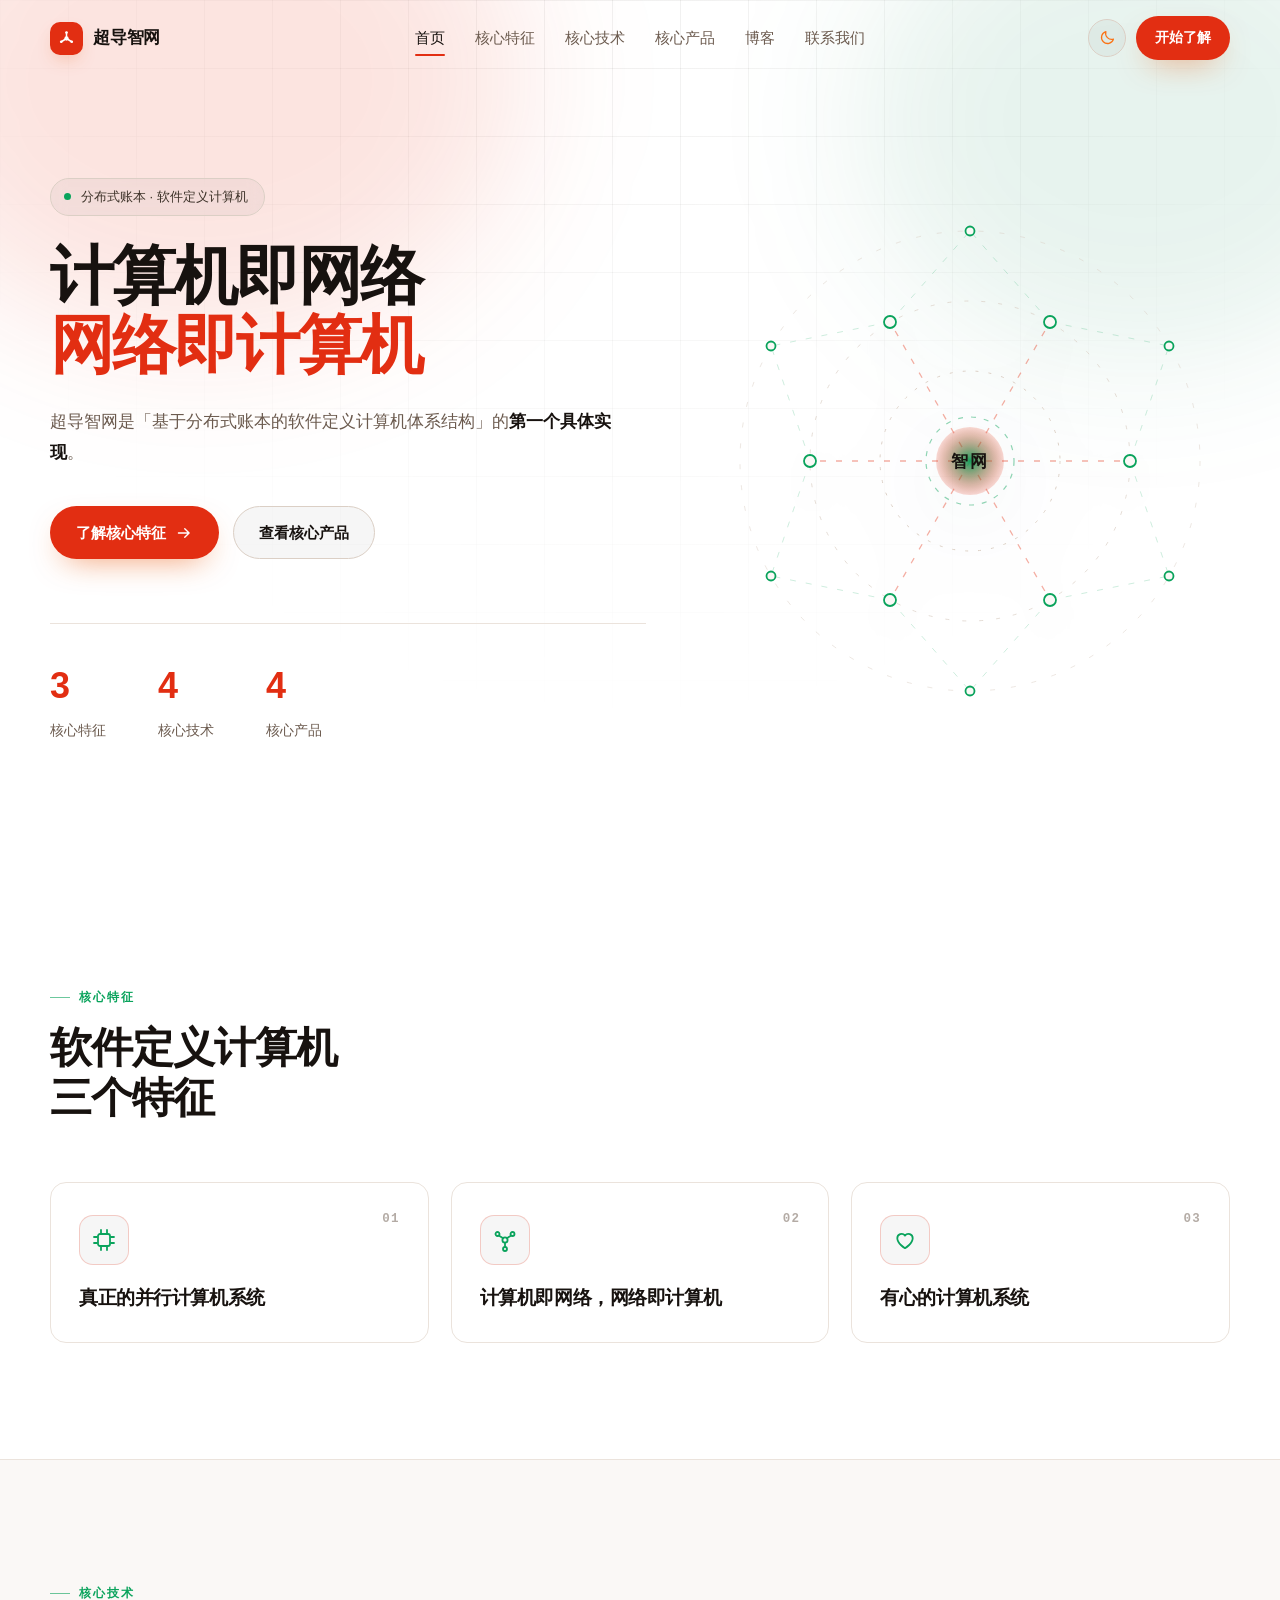
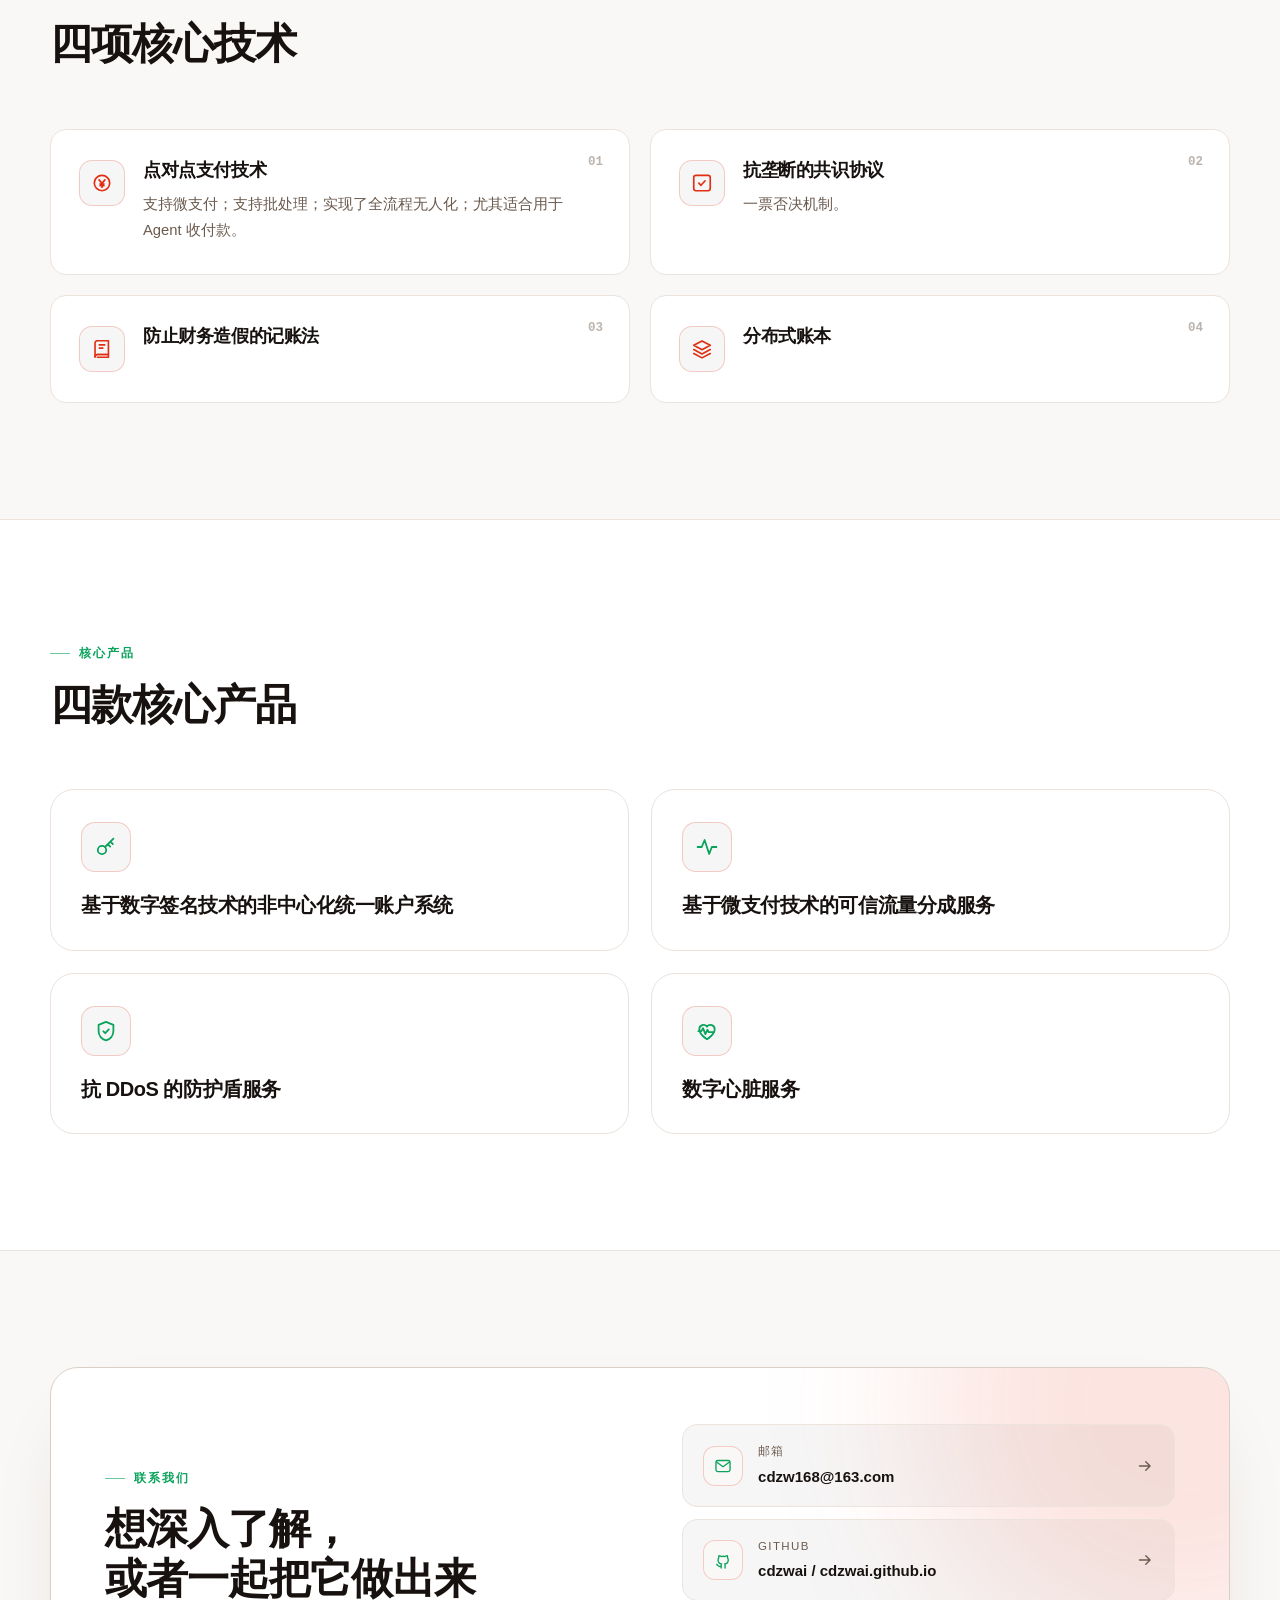
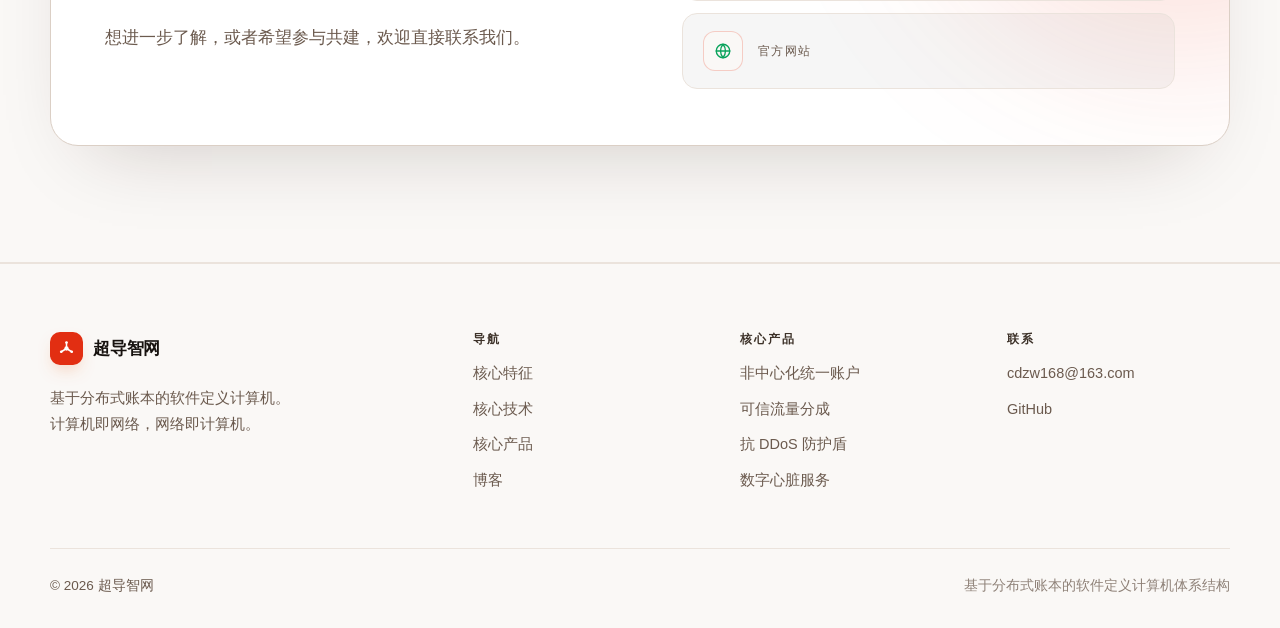
<file: index.html>
<!DOCTYPE html>
<html lang="zh-CN" data-theme="dark">
<head>
<meta charset="UTF-8">
<meta name="viewport" content="width=device-width, initial-scale=1">
<title>超导智网 — 基于分布式账本的软件定义计算机</title>
<meta name="description" content="超导智网是「基于分布式账本的软件定义计算机体系结构」的第一个具体实现。计算机即网络，网络即计算机。核心产品包括非中心化统一账户、可信流量分成、抗 DDoS 防护盾与数字心脏服务。">
<meta name="theme-color" content="#05080f" media="(prefers-color-scheme: dark)">
<meta name="theme-color" content="#ffffff" media="(prefers-color-scheme: light)">
<meta name="color-scheme" content="dark light">
<link rel="canonical" href="https://cdzwai.github.io/">

<!-- 社交分享 -->
<meta property="og:title" content="超导智网 — 基于分布式账本的软件定义计算机">
<meta property="og:description" content="基于分布式账本的软件定义计算机体系结构的第一个具体实现。计算机即网络，网络即计算机。">
<meta property="og:type" content="website">
<meta property="og:url" content="https://cdzwai.github.io/">
<meta name="twitter:card" content="summary">

<link rel="icon" href="data:image/svg+xml,<svg xmlns='http://www.w3.org/2000/svg' viewBox='0 0 32 32'><rect width='32' height='32' rx='8' fill='%2305080f'/><path d='M16 16V7M16 16l8 5M16 16l-8 5' stroke='%23ea580c' stroke-width='1.6'/><circle cx='16' cy='16' r='3.4' fill='%2300ff9d'/><circle cx='16' cy='7' r='2.1' fill='%23ea580c'/><circle cx='24' cy='21' r='2.1' fill='%23ea580c'/><circle cx='8' cy='21' r='2.1' fill='%23ea580c'/></svg>">

<!-- 主题引导：必须在样式表之前执行，避免首屏闪烁 -->
<script>
(function () {
  var d = document.documentElement;
  d.classList.add('js');
  var t = null;
  try { t = localStorage.getItem('cdzw-theme'); } catch (e) {}
  if (t !== 'light' && t !== 'dark') {
    var m = window.matchMedia && window.matchMedia('(prefers-color-scheme: light)');
    t = (m && m.matches) ? 'light' : 'dark';
  }
  d.setAttribute('data-theme', t);
})();
</script>

<link rel="stylesheet" href="style.css">
</head>
<body>

<a class="skip" href="#main">跳到主要内容</a>

<!-- ========== SVG 图标库 ========== -->
<svg xmlns="http://www.w3.org/2000/svg" class="sprite" aria-hidden="true" focusable="false">
  <symbol id="i-cpu" viewBox="0 0 24 24">
    <rect x="6" y="6" width="12" height="12" rx="2"/>
    <path d="M9 2v3M15 2v3M9 19v3M15 19v3M2 9h3M2 15h3M19 9h3M19 15h3"/>
  </symbol>
  <symbol id="i-network" viewBox="0 0 24 24">
    <circle cx="12" cy="12" r="2.6"/>
    <circle cx="4.5" cy="6" r="2"/>
    <circle cx="19.5" cy="6" r="2"/>
    <circle cx="12" cy="21" r="2"/>
    <path d="M10.2 10.3 6.1 7.7M13.8 10.3l4.1-2.6M12 14.6V19"/>
  </symbol>
  <symbol id="i-heart" viewBox="0 0 24 24">
    <path d="M12 20.2S4.3 15.6 4.3 10.3A4.3 4.3 0 0 1 12 7.6a4.3 4.3 0 0 1 7.7 2.7c0 5.3-7.7 9.9-7.7 9.9z"/>
  </symbol>
  <symbol id="i-coin" viewBox="0 0 24 24">
    <circle cx="12" cy="12" r="8.4"/>
    <path d="M8.8 8.6 12 12.4l3.2-3.8M12 12.4v4.4M9.8 13.2h4.4M9.8 15h4.4"/>
  </symbol>
  <symbol id="i-vote" viewBox="0 0 24 24">
    <rect x="3" y="3.6" width="18" height="16.8" rx="2.4"/>
    <path d="M8.6 12.2l2.3 2.3 4.5-4.9"/>
  </symbol>
  <symbol id="i-book" viewBox="0 0 24 24">
    <path d="M4.4 5.6A2.6 2.6 0 0 1 7 3h12v15H7a2.6 2.6 0 0 0-2.6 2.6z"/>
    <path d="M4.4 20.6A2.6 2.6 0 0 1 7 18h12v3H7"/>
    <path d="M9 7.5h6M9 11h4"/>
  </symbol>
  <symbol id="i-layers" viewBox="0 0 24 24">
    <path d="M12 3.2 21 8l-9 4.8L3 8z"/>
    <path d="M3 12.6 12 17.4l9-4.8"/>
    <path d="M3 16.9 12 21.7l9-4.8"/>
  </symbol>
  <symbol id="i-key" viewBox="0 0 24 24">
    <circle cx="8" cy="15" r="4.2"/>
    <path d="M11.1 12 19.4 3.6M16.4 6.6l2.4 2.4M13.8 9.2l2.4 2.4"/>
  </symbol>
  <symbol id="i-activity" viewBox="0 0 24 24">
    <path d="M2.6 12h4.2l2.8-7 4.6 14 2.6-7h4.6"/>
  </symbol>
  <symbol id="i-shield" viewBox="0 0 24 24">
    <path d="M12 2.8l7.4 3.1v6.2c0 4.6-3.1 8.2-7.4 9.3-4.3-1.1-7.4-4.7-7.4-9.3V5.9z"/>
    <path d="M9.4 12.3l1.9 1.9 3.5-3.8"/>
  </symbol>
  <symbol id="i-pulse" viewBox="0 0 24 24">
    <path d="M12 20.2S4.3 15.6 4.3 10.3A4.3 4.3 0 0 1 12 7.6a4.3 4.3 0 0 1 7.7 2.7c0 5.3-7.7 9.9-7.7 9.9z"/>
    <path d="M3.4 12.2h3l1.6-3 2.4 6 2-4.4 1.4 2.4h4.8"/>
  </symbol>
  <symbol id="i-arrow" viewBox="0 0 24 24">
    <path d="M4.6 12h14.2M13 6.2l5.8 5.8-5.8 5.8"/>
  </symbol>
  <symbol id="i-arrow-up" viewBox="0 0 24 24">
    <path d="M12 19V5.4M6.2 11.2 12 5.4l5.8 5.8"/>
  </symbol>
  <symbol id="i-sun" viewBox="0 0 24 24">
    <circle cx="12" cy="12" r="4.2"/>
    <path d="M12 2.4v2.4M12 19.2v2.4M4.2 4.2l1.7 1.7M18.1 18.1l1.7 1.7M2.4 12h2.4M19.2 12h2.4M4.2 19.8l1.7-1.7M18.1 5.9l1.7-1.7"/>
  </symbol>
  <symbol id="i-moon" viewBox="0 0 24 24">
    <path d="M20.4 14.3A8.6 8.6 0 0 1 9.7 3.6a8.6 8.6 0 1 0 10.7 10.7z"/>
  </symbol>
  <symbol id="i-mail" viewBox="0 0 24 24">
    <rect x="2.6" y="4.6" width="18.8" height="14.8" rx="2.4"/>
    <path d="M3.4 6.6 12 12.9l8.6-6.3"/>
  </symbol>
  <symbol id="i-github" viewBox="0 0 24 24">
    <path d="M9.2 20.4c-4 1.2-4-2-5.6-2.4m11.2 4.6v-3.5c0-1 .1-1.4-.5-2 2.3-.2 4.7-1.2 4.7-5.2a4 4 0 0 0-1.1-2.8 3.7 3.7 0 0 0-.1-2.8s-.9-.3-2.9 1.1a10.2 10.2 0 0 0-5.4 0C7.5 6 6.6 6.3 6.6 6.3a3.7 3.7 0 0 0-.1 2.8A4 4 0 0 0 5.4 12c0 3.9 2.4 5 4.7 5.2-.6.6-.6 1.2-.5 2v3.4"/>
  </symbol>
  <symbol id="i-globe" viewBox="0 0 24 24">
    <circle cx="12" cy="12" r="9"/>
    <path d="M3 12h18M12 3a14 14 0 0 1 0 18a14 14 0 0 1 0-18z"/>
  </symbol>
</svg>

<!-- ========== 导航 ========== -->
<header class="nav" id="nav">
  <div class="nav__progress" aria-hidden="true"><div class="container nav__progress__track"><span id="navProgress"></span></div></div>

  <div class="container nav__inner">
    <a class="logo" href="#top" aria-label="超导智网首页">
      <span class="logo__mark">
        <svg viewBox="0 0 24 24" fill="none" stroke="currentColor" stroke-width="1.9" stroke-linecap="round" stroke-linejoin="round" aria-hidden="true">
          <path d="M12 12V4.4M12 12l6.6 4.1M12 12l-6.6 4.1"/>
          <circle cx="12" cy="12" r="2.7" fill="currentColor" stroke="none"/>
          <circle cx="12" cy="4.4" r="1.7" fill="currentColor" stroke="none"/>
          <circle cx="18.6" cy="16.1" r="1.7" fill="currentColor" stroke="none"/>
          <circle cx="5.4" cy="16.1" r="1.7" fill="currentColor" stroke="none"/>
        </svg>
      </span>
      超导智网
    </a>

    <nav class="nav__links" id="navLinks" aria-label="主导航">
      <a href="#top">首页</a>
      <a href="#features">核心特征</a>
      <a href="#tech">核心技术</a>
      <a href="#products">核心产品</a>
      <a href="blog.html">博客</a>
      <a href="#contact">联系我们</a>
    </nav>

    <div class="nav__actions">
      <button class="theme-toggle" id="themeToggle" type="button" aria-label="切换深色 / 浅色主题">
        <svg class="ico theme-toggle__sun" aria-hidden="true"><use href="#i-sun"/></svg>
        <svg class="ico theme-toggle__moon" aria-hidden="true"><use href="#i-moon"/></svg>
      </button>

      <a class="btn btn--primary btn--sm nav__cta" href="#contact">开始了解</a>

      <button class="nav__toggle" id="navToggle" type="button" aria-label="打开菜单" aria-expanded="false" aria-controls="navLinks">
        <span></span><span></span><span></span>
      </button>
    </div>
  </div>
</header>

<main id="main">
  <span id="top"></span>

  <!-- ========== Hero ========== -->
  <section class="hero">
    <div class="hero__bg" aria-hidden="true">
      <span class="hero__grid"></span>
      <span class="hero__glow hero__glow--a"></span>
      <span class="hero__glow hero__glow--b"></span>
    </div>

    <div class="container hero__inner">
      <div class="hero__copy">
        <span class="badge reveal">
          <span class="badge__dot"></span>
          分布式账本 · 软件定义计算机
        </span>

        <h1 class="reveal" style="--delay:.08s">
          计算机即网络<br>
          <span class="grad">网络即计算机</span>
        </h1>

        <p class="hero__sub reveal" style="--delay:.16s">
          超导智网是「基于分布式账本的软件定义计算机体系结构」的<strong>第一个具体实现</strong>。
        </p>

        <div class="hero__actions reveal" style="--delay:.24s">
          <a class="btn btn--primary" href="#features">
            了解核心特征
            <svg class="ico" aria-hidden="true"><use href="#i-arrow"/></svg>
          </a>
          <a class="btn btn--ghost" href="#products">查看核心产品</a>
        </div>

        <div class="hero__stats reveal" style="--delay:.32s">
          <div class="stat">
            <strong data-count="3">3</strong>
            <span>核心特征</span>
          </div>
          <div class="stat">
            <strong data-count="4">4</strong>
            <span>核心技术</span>
          </div>
          <div class="stat">
            <strong data-count="4">4</strong>
            <span>核心产品</span>
          </div>
        </div>
      </div>

      <div class="hero__visual reveal" style="--delay:.2s" aria-hidden="true">
        <svg class="graph" viewBox="0 0 520 520">
          <defs>
            <radialGradient id="coreFill" cx="50%" cy="50%" r="50%">
              <stop class="stop-core-a" offset="0%"/>
              <stop class="stop-core-b" offset="100%"/>
            </radialGradient>
          </defs>

          <g class="graph__rings">
            <circle cx="260" cy="260" r="90"/>
            <circle cx="260" cy="260" r="160"/>
            <circle cx="260" cy="260" r="230"/>
          </g>

          <g class="graph__edges">
            <line x1="260" y1="260" x2="420" y2="260"/>
            <line x1="260" y1="260" x2="340" y2="399"/>
            <line x1="260" y1="260" x2="180" y2="399"/>
            <line x1="260" y1="260" x2="100" y2="260"/>
            <line x1="260" y1="260" x2="180" y2="121"/>
            <line x1="260" y1="260" x2="340" y2="121"/>
            <line x1="420" y1="260" x2="459" y2="145" class="is-faint"/>
            <line x1="420" y1="260" x2="459" y2="375" class="is-faint"/>
            <line x1="340" y1="399" x2="459" y2="375" class="is-faint"/>
            <line x1="340" y1="399" x2="260" y2="490" class="is-faint"/>
            <line x1="180" y1="399" x2="260" y2="490" class="is-faint"/>
            <line x1="180" y1="399" x2="61"  y2="375" class="is-faint"/>
            <line x1="100" y1="260" x2="61"  y2="375" class="is-faint"/>
            <line x1="100" y1="260" x2="61"  y2="145" class="is-faint"/>
            <line x1="180" y1="121" x2="61"  y2="145" class="is-faint"/>
            <line x1="180" y1="121" x2="260" y2="30"  class="is-faint"/>
            <line x1="340" y1="121" x2="260" y2="30"  class="is-faint"/>
            <line x1="340" y1="121" x2="459" y2="145" class="is-faint"/>
          </g>

          <g class="graph__nodes">
            <circle cx="420" cy="260" r="6"/>
            <circle cx="340" cy="399" r="6" style="--i:1"/>
            <circle cx="180" cy="399" r="6" style="--i:2"/>
            <circle cx="100" cy="260" r="6" style="--i:3"/>
            <circle cx="180" cy="121" r="6" style="--i:4"/>
            <circle cx="340" cy="121" r="6" style="--i:5"/>
            <circle cx="459" cy="375" r="4.5" style="--i:2"/>
            <circle cx="260" cy="490" r="4.5" style="--i:3"/>
            <circle cx="61"  cy="375" r="4.5" style="--i:4"/>
            <circle cx="61"  cy="145" r="4.5" style="--i:5"/>
            <circle cx="260" cy="30"  r="4.5" style="--i:0"/>
            <circle cx="459" cy="145" r="4.5" style="--i:1"/>
          </g>

          <circle class="graph__core" cx="260" cy="260" r="34" fill="url(#coreFill)"/>
          <circle class="graph__core-ring" cx="260" cy="260" r="44"/>
          <text class="graph__label" x="260" y="266">智网</text>
        </svg>
      </div>
    </div>
  </section>

  <!-- ========== 核心特征 ========== -->
  <section class="section" id="features">
    <div class="container">
      <div class="section-head reveal">
        <span class="eyebrow">核心特征</span>
        <h2>软件定义计算机<br>三个特征</h2>
      </div>

      <div class="grid grid--3">
        <article class="card reveal" data-spotlight>
          <div class="card__icon"><svg class="ico" aria-hidden="true"><use href="#i-cpu"/></svg></div>
          <span class="card__index">01</span>
          <h3>真正的并行计算机系统</h3>
        </article>

        <article class="card reveal" style="--delay:.08s" data-spotlight>
          <div class="card__icon"><svg class="ico" aria-hidden="true"><use href="#i-network"/></svg></div>
          <span class="card__index">02</span>
          <h3>计算机即网络，网络即计算机</h3>
        </article>

        <article class="card reveal" style="--delay:.16s" data-spotlight>
          <div class="card__icon"><svg class="ico" aria-hidden="true"><use href="#i-heart"/></svg></div>
          <span class="card__index">03</span>
          <h3>有心的计算机系统</h3>
        </article>
      </div>
    </div>
  </section>

  <!-- ========== 核心技术 ========== -->
  <section class="section section--soft" id="tech">
    <div class="container">
      <div class="section-head reveal">
        <span class="eyebrow">核心技术</span>
        <h2>四项核心技术</h2>
      </div>

      <div class="tech-list">
        <article class="tech reveal" data-spotlight>
          <span class="tech__num">01</span>
          <div class="tech__icon"><svg class="ico" aria-hidden="true"><use href="#i-coin"/></svg></div>
          <div class="tech__body">
            <h3>点对点支付技术</h3>
            <p>支持微支付；支持批处理；实现了全流程无人化；尤其适合用于 Agent 收付款。</p>
          </div>
        </article>

        <article class="tech reveal" style="--delay:.08s" data-spotlight>
          <span class="tech__num">02</span>
          <div class="tech__icon"><svg class="ico" aria-hidden="true"><use href="#i-vote"/></svg></div>
          <div class="tech__body">
            <h3>抗垄断的共识协议</h3>
            <p>一票否决机制。</p>
          </div>
        </article>

        <article class="tech reveal" style="--delay:.16s" data-spotlight>
          <span class="tech__num">03</span>
          <div class="tech__icon"><svg class="ico" aria-hidden="true"><use href="#i-book"/></svg></div>
          <div class="tech__body">
            <h3>防止财务造假的记账法</h3>
          </div>
        </article>

        <article class="tech reveal" style="--delay:.24s" data-spotlight>
          <span class="tech__num">04</span>
          <div class="tech__icon"><svg class="ico" aria-hidden="true"><use href="#i-layers"/></svg></div>
          <div class="tech__body">
            <h3>分布式账本</h3>
          </div>
        </article>
      </div>
    </div>
  </section>

  <!-- ========== 核心产品 ========== -->
  <section class="section" id="products">
    <div class="container">
      <div class="section-head reveal">
        <span class="eyebrow">核心产品</span>
        <h2>四款核心产品</h2>
      </div>

      <div class="grid grid--2">
        <article class="product reveal" data-spotlight>
          <div class="product__head">
            <div class="card__icon"><svg class="ico" aria-hidden="true"><use href="#i-key"/></svg></div>
          </div>
          <h3>基于数字签名技术的非中心化统一账户系统</h3>
        </article>

        <article class="product reveal" style="--delay:.08s" data-spotlight>
          <div class="product__head">
            <div class="card__icon"><svg class="ico" aria-hidden="true"><use href="#i-activity"/></svg></div>
          </div>
          <h3>基于微支付技术的可信流量分成服务</h3>
        </article>

        <article class="product reveal" style="--delay:.16s" data-spotlight>
          <div class="product__head">
            <div class="card__icon"><svg class="ico" aria-hidden="true"><use href="#i-shield"/></svg></div>
          </div>
          <h3>抗 DDoS 的防护盾服务</h3>
        </article>

        <article class="product reveal" style="--delay:.24s" data-spotlight>
          <div class="product__head">
            <div class="card__icon"><svg class="ico" aria-hidden="true"><use href="#i-pulse"/></svg></div>
          </div>
          <h3>数字心脏服务</h3>
        </article>
      </div>
    </div>
  </section>

  <!-- ========== 联系 ========== -->
  <section class="section section--soft" id="contact">
    <div class="container">
      <div class="cta reveal" data-spotlight>
        <div class="cta__text">
          <span class="eyebrow">联系我们</span>
          <h2>想深入了解，<br>或者一起把它做出来</h2>
          <p class="lede">想进一步了解，或者希望参与共建，欢迎直接联系我们。</p>
        </div>

        <div class="cta__cards">
          <a class="contact-card" href="mailto:cdzw168@163.com">
            <span class="contact-card__icon"><svg class="ico" aria-hidden="true"><use href="#i-mail"/></svg></span>
            <span class="contact-card__meta">
              <em>邮箱</em>
              <strong>cdzw168@163.com</strong>
            </span>
            <svg class="ico contact-card__go" aria-hidden="true"><use href="#i-arrow"/></svg>
          </a>

          <a class="contact-card" href="https://github.com/cdzwai/cdzwai.github.io" target="_blank" rel="noopener noreferrer">
            <span class="contact-card__icon"><svg class="ico" aria-hidden="true"><use href="#i-github"/></svg></span>
            <span class="contact-card__meta">
              <em>GitHub</em>
              <strong>cdzwai / cdzwai.github.io</strong>
            </span>
            <svg class="ico contact-card__go" aria-hidden="true"><use href="#i-arrow"/></svg>
          </a>

          <div class="contact-card contact-card--static">
            <span class="contact-card__icon"><svg class="ico" aria-hidden="true"><use href="#i-globe"/></svg></span>
            <span class="contact-card__meta">
              <em>官方网站</em>
            </span>
          </div>
        </div>
      </div>
    </div>
  </section>
</main>

<!-- ========== 页脚 ========== -->
<footer class="footer">
  <div class="container">
    <div class="footer__top">
      <div class="footer__brand">
        <a class="logo" href="#top">
          <span class="logo__mark">
            <svg viewBox="0 0 24 24" fill="none" stroke="currentColor" stroke-width="1.9" stroke-linecap="round" stroke-linejoin="round" aria-hidden="true">
              <path d="M12 12V4.4M12 12l6.6 4.1M12 12l-6.6 4.1"/>
              <circle cx="12" cy="12" r="2.7" fill="currentColor" stroke="none"/>
              <circle cx="12" cy="4.4" r="1.7" fill="currentColor" stroke="none"/>
              <circle cx="18.6" cy="16.1" r="1.7" fill="currentColor" stroke="none"/>
              <circle cx="5.4" cy="16.1" r="1.7" fill="currentColor" stroke="none"/>
            </svg>
          </span>
          超导智网
        </a>
        <p>基于分布式账本的软件定义计算机。<br>计算机即网络，网络即计算机。</p>
      </div>

      <div class="footer__col">
        <h4>导航</h4>
        <a href="#features">核心特征</a>
        <a href="#tech">核心技术</a>
        <a href="#products">核心产品</a>
        <a href="blog.html">博客</a>
      </div>

      <div class="footer__col">
        <h4>核心产品</h4>
        <a href="#products">非中心化统一账户</a>
        <a href="#products">可信流量分成</a>
        <a href="#products">抗 DDoS 防护盾</a>
        <a href="#products">数字心脏服务</a>
      </div>

      <div class="footer__col">
        <h4>联系</h4>
        <a href="mailto:cdzw168@163.com">cdzw168@163.com</a>
        <a href="https://github.com/cdzwai/cdzwai.github.io" target="_blank" rel="noopener noreferrer">GitHub</a>

      </div>
    </div>

    <div class="footer__bottom">
      <p>© <span id="year">2026</span> 超导智网</p>
      <p class="footer__meta">基于分布式账本的软件定义计算机体系结构</p>
    </div>
  </div>
</footer>

<button class="to-top" id="toTop" type="button" aria-label="回到顶部">
  <svg class="ico" aria-hidden="true"><use href="#i-arrow-up"/></svg>
</button>

<script src="script.js" defer></script>
</body>
</html>
</file>
<file: style.css>
/* ===================================================
   超导智网 cdzw.ai — 官网样式
   深色 / 浅色双主题 · 设计令牌驱动
   =================================================== */

/* ---------- 设计令牌：深色（默认） ---------- */
:root {
  color-scheme: dark;

  /* 配色取自 blockcell（webui/src/globals.css + tailwind.config.ts）
     深色：极深藏青底 hsl(222 47% 4%) + 橙主色 #ea580c + 霓虹薄荷绿 --cyber #00ff9d */
  --bg:            #05080f;
  --bg-2:          #0a1020;
  --bg-soft:       #0a1020;
  --nav-bg:        rgba(5, 8, 15, .82);
  --nav-panel:     rgba(6, 10, 20, .97);

  --surface:       rgba(148,163,184,.08);
  --surface-hi:    rgba(148,163,184,.13);
  --card-bg:       #0f1729;

  --border:        #1d283a;
  --border-strong: #2a3646;

  --text:          #f8fafc;
  --text-2:        #cbd5e1;
  --muted:         #94a3b8;

  --accent:        #ea580c;
  --accent-2:      #00ff9d;
  --accent-2-ink:  #00ff9d;   /* 正文链接用；暗底上本就够亮，无需分档 */
  --accent-3:      #f97316;
  --brand:         #ea580c;   /* 纯橙，对应 blockcell 的 primary / rust */
  --on-accent:     #ffffff;   /* 纯色底上用白字，与 blockcell 的 bg-rust text-white 一致 */

  --spot:          rgba(0, 255, 157, .10);
  --ring:          rgba(0, 255, 157, .24);
  --glow-a:        rgba(234, 88, 12, .26);
  --glow-b:        rgba(0, 255, 157, .18);
  --grid-line:     rgba(148, 163, 184, .07);

  --shadow:        0 24px 60px -30px rgba(0,0,0,.9);
  --shadow-lg:     0 40px 90px -42px rgba(0,0,0,1);
  --shadow-accent: 0 26px 60px -32px rgba(234, 88, 12, .55);

  --radius:        16px;
  --radius-lg:     24px;
  --max:           1180px;

  --font: "Inter", -apple-system, BlinkMacSystemFont, "Segoe UI", Roboto,
          "PingFang SC", "HarmonyOS Sans SC", "Hiragino Sans GB",
          "Microsoft YaHei", "Noto Sans SC", sans-serif;
  --mono: ui-monospace, SFMono-Regular, "SF Mono", Menlo, Consolas, monospace;

  --ease: cubic-bezier(.22, 1, .36, 1);
}

/* ---------- 设计令牌：浅色 ---------- */
[data-theme="light"] {
  color-scheme: light;

  /* 浅色：白底 + 明亮橙红。
     主色是在白底上"扫"出来的最亮橙红：色相 8°、饱和 85%、明度 48%
     → #e22e12，对比度 4.53:1，刚好达标但比 rust.dark 鲜亮得多。
     文字用近黑偏暖的棕黑而不是中性灰，避免整页发灰。 */
  --bg:            #ffffff;
  --bg-2:          #faf8f6;
  --bg-soft:       #faf8f6;
  --nav-bg:        rgba(255, 255, 255, .85);
  --nav-panel:     rgba(255, 255, 255, .98);

  --surface:       rgba(23, 18, 15, .035);
  --surface-hi:    rgba(23, 18, 15, .06);
  --card-bg:       #ffffff;

  --border:        #ebe3dc;
  --border-strong: #dbcfc5;

  --text:          #17120f;
  --text-2:        #3d3229;
  --muted:         #6b5a4e;

  --accent:        #e22e12;
  /* 绿色按用途分两档。白底上要达 4.5:1，亮度上限就在原 #18865c 附近
     （实测最亮只能到 #008a17，亮度仅高 1.2%，肉眼无差别），
     所以「更亮的绿」只能靠放松对比度换：
       --accent-2      装饰用（图标 / 圆点 / 图形 / 标签）3.28:1，明快
       --accent-2-ink  正文链接用 4.64:1，保证长文阅读 */
  --accent-2:      #0aa35c;
  --accent-2-ink:  #09864c;
  --accent-3:      #f97316;
  --brand:         #e22e12;
  --on-accent:     #ffffff;

  --spot:          rgba(226, 46, 18, .07);
  --ring:          rgba(226, 46, 18, .22);
  --glow-a:        rgba(226, 46, 18, .13);
  --glow-b:        rgba(24, 134, 92, .10);
  --grid-line:     rgba(23, 18, 15, .06);

  --shadow:        0 20px 50px -28px rgba(40, 20, 12, .16);
  --shadow-lg:     0 36px 80px -40px rgba(40, 20, 12, .22);
  --shadow-accent: 0 26px 56px -30px rgba(226, 46, 18, .32);
}

/* ---------- 基础 ---------- */
*, *::before, *::after { box-sizing: border-box; }

html {
  scroll-behavior: smooth;
  scroll-padding-top: 96px;
  -webkit-text-size-adjust: 100%;
}

body {
  margin: 0;
  background: var(--bg);
  color: var(--text);
  font-family: var(--font);
  font-size: 16px;
  line-height: 1.68;
  -webkit-font-smoothing: antialiased;
  -moz-osx-font-smoothing: grayscale;
  overflow-x: hidden;
  transition: background-color .35s ease, color .35s ease;
}

h1, h2, h3, h4 {
  margin: 0;
  line-height: 1.18;
  letter-spacing: -.022em;
  font-weight: 800;
  text-wrap: balance;
}
p { margin: 0; }
a { color: inherit; }
img, svg { display: block; }
button { font: inherit; color: inherit; }

::selection { background: rgba(226,46,18,.30); color: var(--text); }

:focus-visible {
  outline: 2px solid var(--accent-2);
  outline-offset: 3px;
  border-radius: 6px;
}

.sprite { display: none; }

.ico {
  width: 18px;
  height: 18px;
  flex: none;
  fill: none;
  stroke: currentColor;
  stroke-width: 1.8;
  stroke-linecap: round;
  stroke-linejoin: round;
}

/* ---------- 无障碍 ---------- */
.skip {
  position: fixed;
  top: 10px;
  left: 10px;
  z-index: 200;
  padding: 10px 18px;
  border-radius: 10px;
  background: var(--accent);
  color: var(--on-accent);
  font-size: 14px;
  font-weight: 600;
  text-decoration: none;
  transform: translateY(-160%);
  transition: transform .25s var(--ease);
}
.skip:focus { transform: none; }

/* ---------- 布局 ---------- */
.container {
  width: min(100% - 48px, var(--max));
  margin-inline: auto;
}

.section { position: relative; padding: 116px 0; }

.section--soft {
  background: var(--bg-soft);
  border-top: 1px solid var(--border);
  border-bottom: 1px solid var(--border);
}

.section-head {
  max-width: 720px;
  margin-bottom: 60px;
}
.section-head h2,
.cta__text h2 {
  font-size: clamp(28px, 3.6vw, 42px);
}

.eyebrow {
  display: inline-flex;
  align-items: center;
  gap: 9px;
  margin-bottom: 16px;
  font-size: 12px;
  font-weight: 700;
  letter-spacing: .18em;
  text-transform: uppercase;
  color: var(--accent-2);
}
.eyebrow::before {
  content: "";
  width: 20px;
  height: 1px;
  background: currentColor;
  opacity: .6;
}

.lede {
  margin-top: 20px;
  font-size: 16.5px;
  line-height: 1.78;
  color: var(--muted);
}

.grad { color: var(--accent); }

/* ---------- 按钮 ---------- */
.btn {
  position: relative;
  display: inline-flex;
  align-items: center;
  justify-content: center;
  gap: 9px;
  padding: 13px 25px;
  border: 1px solid transparent;
  border-radius: 999px;
  font-size: 15px;
  font-weight: 600;
  text-decoration: none;
  cursor: pointer;
  white-space: nowrap;
  transition: transform .25s var(--ease), box-shadow .25s ease,
              background .25s ease, border-color .25s ease, color .25s ease;
}

.btn--primary {
  background: var(--brand);
  color: var(--on-accent);
  box-shadow: 0 12px 32px -14px rgba(234,88,12,.7);
}
.btn--primary:hover {
  transform: translateY(-2px);
  background-position: 100% 0;
  box-shadow: var(--shadow-accent);
}

.btn--ghost {
  background: var(--surface);
  border-color: var(--border-strong);
  color: var(--text);
}
.btn--ghost:hover {
  background: var(--surface-hi);
  border-color: var(--accent);
  transform: translateY(-2px);
}

.btn--sm { padding: 9px 18px; font-size: 14px; }
.btn .ico { transition: transform .25s var(--ease); }
.btn:hover .ico { transform: translateX(3px); }

/* ---------- Logo ---------- */
.logo {
  display: inline-flex;
  align-items: center;
  gap: 10px;
  font-size: 17px;
  font-weight: 800;
  letter-spacing: -.01em;
  color: var(--text);
  text-decoration: none;
}
.logo__mark {
  width: 33px;
  height: 33px;
  flex: none;
  display: grid;
  place-items: center;
  border-radius: 10px;
  background: var(--brand);
  color: var(--on-accent);
  box-shadow: 0 8px 20px -10px rgba(234,88,12,.8);
}
.logo__mark svg { width: 19px; height: 19px; }

/* ===================================================
   导航
   =================================================== */
.nav {
  position: fixed;
  inset: 0 0 auto 0;
  z-index: 90;
  border-bottom: 1px solid transparent;
  transition: background .3s ease, border-color .3s ease;
}
.nav.is-scrolled {
  background: var(--nav-bg);
  backdrop-filter: blur(16px) saturate(150%);
  -webkit-backdrop-filter: blur(16px) saturate(150%);
  border-bottom-color: var(--border);
}

.nav__progress {
  position: absolute;
  inset: auto 0 0 0;
  height: 2px;
  background: transparent;
  pointer-events: none;
}
/* 轨道必须与导航内容同宽（.container → min(100% - 48px, var(--max))）。
   不套 .container 时它是整个窗口宽：左端越过 logo 122.5px，
   滚到底时红边停在 1425px，越过「联系我们」右缘 122.5px ——
   于是红边与导航里任何一栏都对不齐。 */
.nav__progress__track { height: 100%; }
.nav__progress span {
  display: block;
  height: 100%;
  width: 0;
  background: var(--brand);
  transition: width .12s linear;
}

.nav__inner {
  /* 三栏 grid：logo | 主导航 | 操作区。
     两侧各 1fr，中间栏因此精确居中。
     显式指定 grid-column 是必要的 —— 移动端链接会变绝对定位脱离文档流，
     若靠自动排布，操作区会掉进中间栏。 */
  display: grid;
  /* 必须用 minmax(0, 1fr)：纯 1fr 的最小尺寸是 auto，两侧栏会被各自
     内容宽度撑得不等宽，中间栏就会偏离中心（实测偏左约 36px）。 */
  grid-template-columns: minmax(0, 1fr) auto minmax(0, 1fr);
  align-items: center;
  gap: 24px;
  height: 76px;
  transition: height .3s ease;
}
.nav__inner > .logo { grid-column: 1; justify-self: start; }
.nav.is-scrolled .nav__inner { height: 66px; }

.nav__links {
  grid-column: 2;
  display: flex;
  justify-content: center;
  gap: 30px;
}
.nav__links a {
  position: relative;
  font-size: 14.5px;
  font-weight: 500;
  color: var(--muted);
  text-decoration: none;
  transition: color .2s ease;
}
.nav__links a::after {
  content: "";
  position: absolute;
  left: 0;
  right: 0;
  bottom: -6px;
  height: 2px;
  border-radius: 2px;
  background: var(--brand);
  transform: scaleX(0);
  transform-origin: left;
  transition: transform .28s var(--ease);
}
.nav__links a:hover { color: var(--text); }
.nav__links a:hover::after { transform: scaleX(1); }
.nav__links a.is-active { color: var(--text); }
.nav__links a.is-active::after { transform: scaleX(1); }

.nav__actions {
  grid-column: 3;
  display: flex;
  align-items: center;
  justify-content: flex-end;
  gap: 10px;
}

/* ---------- 主题切换 ---------- */
.theme-toggle {
  position: relative;
  width: 38px;
  height: 38px;
  flex: none;
  display: grid;
  place-items: center;
  border: 1px solid var(--border-strong);
  border-radius: 50%;
  background: var(--surface);
  cursor: pointer;
  transition: background .2s ease, border-color .2s ease, transform .2s var(--ease);
}
.theme-toggle:hover {
  background: var(--surface-hi);
  border-color: var(--accent);
  transform: translateY(-1px);
}
.theme-toggle .ico {
  position: absolute;
  width: 17px;
  height: 17px;
  transition: opacity .3s ease, transform .45s var(--ease);
}
/* 深色主题下显示太阳（点击去浅色），浅色主题下显示月亮 */
.theme-toggle__sun  { opacity: 1; transform: rotate(0) scale(1); color: var(--accent-2); }
.theme-toggle__moon { opacity: 0; transform: rotate(-70deg) scale(.55); }
[data-theme="light"] .theme-toggle__sun  { opacity: 0; transform: rotate(70deg) scale(.55); }
[data-theme="light"] .theme-toggle__moon { opacity: 1; transform: rotate(0) scale(1); color: var(--accent-3); }

/* ---------- 汉堡按钮 ---------- */
.nav__toggle {
  display: none;
  flex-direction: column;
  gap: 5px;
  padding: 9px;
  background: none;
  border: 0;
  cursor: pointer;
}
.nav__toggle span {
  width: 22px;
  height: 2px;
  border-radius: 2px;
  background: var(--text);
  transition: transform .3s var(--ease), opacity .3s ease;
}

/* ===================================================
   Hero
   =================================================== */
.hero {
  position: relative;
  padding: 178px 0 120px;
  overflow: hidden;
  isolation: isolate;
}

.hero__bg {
  position: absolute;
  inset: 0;
  z-index: -1;
  pointer-events: none;
}

.hero__grid {
  position: absolute;
  inset: 0;
  background-image:
    linear-gradient(var(--grid-line) 1px, transparent 1px),
    linear-gradient(90deg, var(--grid-line) 1px, transparent 1px);
  background-size: 68px 68px;
  -webkit-mask-image: radial-gradient(circle at 50% 0%, #000 5%, transparent 68%);
  mask-image: radial-gradient(circle at 50% 0%, #000 5%, transparent 68%);
}

.hero__glow {
  position: absolute;
  border-radius: 50%;
  filter: blur(70px);
}
.hero__glow--a {
  top: -180px;
  left: -120px;
  width: 640px;
  height: 520px;
  background: var(--glow-a);
}
.hero__glow--b {
  top: -120px;
  right: -140px;
  width: 560px;
  height: 480px;
  background: var(--glow-b);
}

.hero__inner {
  display: grid;
  grid-template-columns: 1.06fr .94fr;
  gap: 56px;
  align-items: center;
}

.badge {
  display: inline-flex;
  align-items: center;
  gap: 10px;
  padding: 7px 16px 7px 13px;
  border: 1px solid var(--border-strong);
  border-radius: 999px;
  background: var(--surface);
  font-size: 13px;
  color: var(--text-2);
  backdrop-filter: blur(8px);
}
.badge__dot {
  width: 7px;
  height: 7px;
  flex: none;
  border-radius: 50%;
  background: var(--accent-2);
  box-shadow: 0 0 0 0 rgba(0,255,157,.65);
  animation: pulse 2.2s ease-out infinite;
}
@keyframes pulse {
  70%  { box-shadow: 0 0 0 9px rgba(0,255,157,0); }
  100% { box-shadow: 0 0 0 0 rgba(0,255,157,0); }
}

.hero h1 {
  margin: 26px 0 0;
  font-size: clamp(38px, 5.2vw, 64px);
  line-height: 1.08;
  letter-spacing: -.032em;
}

.hero__sub {
  max-width: 590px;
  margin-top: 26px;
  font-size: clamp(15.5px, 1.35vw, 17.5px);
  line-height: 1.8;
  color: var(--muted);
}
.hero__sub strong { color: var(--text); font-weight: 600; }

.hero__actions {
  display: flex;
  flex-wrap: wrap;
  gap: 14px;
  margin-top: 38px;
}

.hero__stats {
  display: flex;
  flex-wrap: wrap;
  gap: 52px;
  margin-top: 64px;
  padding-top: 32px;
  border-top: 1px solid var(--border);
}
.stat strong {
  display: block;
  font-size: clamp(28px, 3vw, 36px);
  font-weight: 800;
  letter-spacing: -.03em;
  font-variant-numeric: tabular-nums;
  color: var(--accent);
}
.stat span {
  font-size: 13.5px;
  color: var(--muted);
}

/* ---------- Hero 网络图 ---------- */
.hero__visual {
  max-width: 520px;
  margin-left: auto;
  width: 100%;
}
.graph {
  width: 100%;
  height: auto;
  overflow: visible;
  filter: drop-shadow(0 24px 50px rgba(0,0,0,.35));
}
[data-theme="light"] .graph { filter: drop-shadow(0 20px 45px rgba(20,40,90,.14)); }

.graph__rings circle {
  fill: none;
  stroke: var(--border-strong);
  stroke-width: 1;
}
.graph__rings circle:nth-child(1) {
  stroke-dasharray: 3 10;
  animation: spin 46s linear infinite;
}
.graph__rings circle:nth-child(2) {
  stroke-dasharray: 4 13;
  stroke-opacity: .7;
  animation: spin-rev 66s linear infinite;
}
.graph__rings circle:nth-child(3) {
  stroke-dasharray: 5 16;
  stroke-opacity: .5;
  animation: spin 92s linear infinite;
}

.graph__edges line {
  stroke: var(--accent);
  stroke-opacity: .38;
  stroke-width: 1.3;
  stroke-dasharray: 6 10;
  animation: flow 3.4s linear infinite;
}
.graph__edges line.is-faint {
  stroke: var(--accent-2);
  stroke-opacity: .2;
  stroke-width: 1;
  animation-duration: 5.4s;
}

.graph__nodes circle {
  fill: var(--bg-2);
  stroke: var(--accent-2);
  stroke-width: 1.8;
  animation: nodeGlow 3.4s ease-in-out infinite;
  animation-delay: calc(var(--i, 0) * .38s);
}

.graph__core {
  animation: coreBeat 4.4s ease-in-out infinite;
}
.graph__core-ring {
  fill: none;
  stroke: var(--accent-2);
  stroke-opacity: .45;
  stroke-width: 1.2;
  stroke-dasharray: 5 8;
  animation: spin 26s linear infinite;
}
.graph__label {
  fill: var(--text);
  font-family: var(--font);
  font-size: 17px;
  font-weight: 700;
  letter-spacing: .1em;
  text-anchor: middle;
}

.stop-core-a { stop-color: var(--accent-2); stop-opacity: .95; }
.stop-core-b { stop-color: var(--accent);   stop-opacity: .18; }

@keyframes spin      { to { transform: rotate(360deg); } }
@keyframes spin-rev  { to { transform: rotate(-360deg); } }
@keyframes flow      { to { stroke-dashoffset: -32; } }
@keyframes nodeGlow  { 0%,100% { opacity: .6; } 50% { opacity: 1; } }
@keyframes coreBeat  { 0%,100% { transform: scale(1); } 50% { transform: scale(1.08); } }

.graph__rings circle,
.graph__core-ring,
.graph__core {
  transform-box: view-box;
  transform-origin: 260px 260px;
}

/* ===================================================
   网格与卡片
   =================================================== */
.grid { display: grid; gap: 22px; }
.grid--2 { grid-template-columns: repeat(2, 1fr); }
.grid--3 { grid-template-columns: repeat(3, 1fr); }

/* 鼠标跟随高光 */
[data-spotlight] { position: relative; }
[data-spotlight]::before {
  content: "";
  position: absolute;
  inset: 0;
  z-index: 0;
  border-radius: inherit;
  pointer-events: none;
  opacity: 0;
  transition: opacity .4s ease;
  background: radial-gradient(340px circle at var(--mx, 50%) var(--my, 0%), var(--spot), transparent 62%);
}
[data-spotlight]:hover::before { opacity: 1; }

.card {
  position: relative;
  padding: 32px 28px;
  border: 1px solid var(--border);
  border-radius: var(--radius);
  background: var(--card-bg);
  overflow: hidden;
  transition: transform .32s var(--ease), border-color .32s ease, box-shadow .32s ease;
}
.card:hover {
  transform: translateY(-6px);
  border-color: var(--ring);
  box-shadow: var(--shadow-accent);
}
.card__icon {
  position: relative;
  z-index: 1;
  width: 50px;
  height: 50px;
  display: grid;
  place-items: center;
  border-radius: 14px;
  border: 1px solid var(--ring);
  background: var(--surface);
  color: var(--accent-2);
}
.card__icon .ico { width: 24px; height: 24px; }

.card__index {
  position: absolute;
  top: 26px;
  right: 28px;
  font-family: var(--mono);
  font-size: 12.5px;
  font-weight: 700;
  letter-spacing: .1em;
  color: var(--muted);
  opacity: .5;
}

.card h3 {
  position: relative;
  z-index: 1;
  margin: 22px 0 12px;
  font-size: 19px;
}
.card p {
  position: relative;
  z-index: 1;
  font-size: 15px;
  line-height: 1.75;
  color: var(--muted);
}

/* ===================================================
   核心技术
   =================================================== */
.tech-list {
  display: grid;
  grid-template-columns: repeat(2, 1fr);
  gap: 20px;
}
.tech {
  position: relative;
  display: grid;
  grid-template-columns: auto 1fr;
  gap: 18px;
  padding: 30px 28px;
  border: 1px solid var(--border);
  border-radius: var(--radius);
  background: var(--card-bg);
  overflow: hidden;
  transition: transform .32s var(--ease), border-color .32s ease, box-shadow .32s ease;
}
.tech:hover {
  transform: translateY(-5px);
  border-color: var(--ring);
  box-shadow: var(--shadow-accent);
}
.tech__num {
  position: absolute;
  top: 22px;
  right: 26px;
  font-family: var(--mono);
  font-size: 12.5px;
  font-weight: 700;
  color: var(--muted);
  opacity: .45;
}
.tech__icon {
  position: relative;
  z-index: 1;
  width: 46px;
  height: 46px;
  display: grid;
  place-items: center;
  border-radius: 13px;
  border: 1px solid var(--ring);
  background: var(--surface);
  color: var(--accent);
}
.tech__icon .ico { width: 22px; height: 22px; }
.tech__body { position: relative; z-index: 1; }
.tech__body h3 { font-size: 18px; margin-bottom: 11px; }

/* 卡片只含标题时（内容严格取自 README，不做发挥）收掉尾部外边距 */
.card h3:last-child,
.product h3:last-child,
.tech__body h3:last-child { margin-bottom: 0; }
.tech__body p {
  font-size: 14.8px;
  line-height: 1.75;
  color: var(--muted);
}

/* ===================================================
   核心产品
   =================================================== */
.product {
  position: relative;
  padding: 32px 30px;
  border: 1px solid var(--border);
  border-radius: var(--radius-lg);
  background: var(--card-bg);
  overflow: hidden;
  transition: transform .32s var(--ease), border-color .32s ease, box-shadow .32s ease;
}
.product:hover {
  transform: translateY(-6px);
  border-color: var(--ring);
  box-shadow: var(--shadow-accent);
}
.product__head {
  position: relative;
  z-index: 1;
  display: flex;
  align-items: center;
  justify-content: space-between;
  gap: 16px;
}
.product h3 {
  position: relative;
  z-index: 1;
  margin: 22px 0 12px;
  font-size: 20px;
}
.product p {
  position: relative;
  z-index: 1;
  font-size: 15px;
  line-height: 1.78;
  color: var(--muted);
}

/* ===================================================
   联系
   =================================================== */
.cta {
  position: relative;
  display: grid;
  grid-template-columns: 1.02fr .98fr;
  gap: 64px;
  align-items: center;
  padding: 56px 54px;
  border: 1px solid var(--border-strong);
  border-radius: 28px;
  background: var(--card-bg);
  box-shadow: var(--shadow-lg);
  overflow: hidden;
}
.cta::after {
  content: "";
  position: absolute;
  top: -60%;
  right: -18%;
  width: 520px;
  height: 520px;
  border-radius: 50%;
  background: var(--glow-a);
  filter: blur(80px);
  pointer-events: none;
}
.cta__text { position: relative; z-index: 1; }
.cta__cards {
  position: relative;
  z-index: 1;
  display: grid;
  gap: 12px;
}

.contact-card {
  display: flex;
  align-items: center;
  gap: 15px;
  padding: 17px 20px;
  border: 1px solid var(--border);
  border-radius: 15px;
  background: var(--surface);
  text-decoration: none;
  transition: transform .25s var(--ease), border-color .25s ease, background .25s ease;
}
a.contact-card:hover {
  transform: translateX(4px);
  border-color: var(--ring);
  background: var(--surface-hi);
}
.contact-card--static { cursor: default; }

.contact-card__icon {
  width: 40px;
  height: 40px;
  flex: none;
  display: grid;
  place-items: center;
  border-radius: 12px;
  border: 1px solid var(--ring);
  background: var(--bg-2);
  color: var(--accent-2);
}
.contact-card__meta { display: grid; gap: 2px; min-width: 0; }
.contact-card__meta em {
  font-size: 11.5px;
  font-style: normal;
  letter-spacing: .12em;
  text-transform: uppercase;
  color: var(--muted);
}
.contact-card__meta strong {
  font-size: 15px;
  font-weight: 600;
  color: var(--text);
  overflow-wrap: anywhere;
}
.contact-card__go {
  margin-left: auto;
  color: var(--muted);
  transition: transform .25s var(--ease), color .25s ease;
}
a.contact-card:hover .contact-card__go {
  color: var(--accent-2);
  transform: translateX(3px);
}

/* ===================================================
   页脚
   =================================================== */
.footer {
  padding: 68px 0 30px;
  background: var(--bg-2);
  border-top: 1px solid var(--border);
}
.footer__top {
  display: grid;
  grid-template-columns: 1.7fr 1fr 1fr 1fr;
  gap: 44px;
}
.footer__brand p {
  margin-top: 18px;
  font-size: 14.5px;
  line-height: 1.8;
  color: var(--muted);
}
.footer__col { display: grid; gap: 11px; align-content: start; }
.footer__col h4 {
  margin-bottom: 4px;
  font-size: 12px;
  font-weight: 700;
  letter-spacing: .16em;
  text-transform: uppercase;
  color: var(--text-2);
}
.footer__col a {
  width: fit-content;
  font-size: 14.5px;
  color: var(--muted);
  text-decoration: none;
  transition: color .2s ease;
}
.footer__col a:hover { color: var(--accent-2); }

.footer__bottom {
  display: flex;
  flex-wrap: wrap;
  justify-content: space-between;
  gap: 14px;
  margin-top: 56px;
  padding-top: 26px;
  border-top: 1px solid var(--border);
  font-size: 13.5px;
  color: var(--muted);
}
.footer__meta { opacity: .75; }

/* ===================================================
   回到顶部
   =================================================== */
.to-top {
  position: fixed;
  right: 26px;
  bottom: 26px;
  z-index: 80;
  width: 44px;
  height: 44px;
  display: grid;
  place-items: center;
  border: 1px solid var(--border-strong);
  border-radius: 50%;
  background: var(--nav-bg);
  backdrop-filter: blur(12px);
  -webkit-backdrop-filter: blur(12px);
  color: var(--text);
  cursor: pointer;
  opacity: 0;
  visibility: hidden;
  transform: translateY(12px);
  transition: opacity .3s ease, transform .3s var(--ease), visibility .3s,
              border-color .25s ease, color .25s ease;
}
.to-top.is-show {
  opacity: 1;
  visibility: visible;
  transform: none;
}
.to-top:hover {
  border-color: var(--accent);
  color: var(--accent-2);
  transform: translateY(-3px);
}

/* ===================================================
   入场动画（渐进增强）
   =================================================== */
.reveal { transition: opacity .8s var(--ease) var(--delay, 0s), transform .8s var(--ease) var(--delay, 0s); }

/* 仅在 JS 可用时隐藏，避免脚本失败导致整页空白 */
.js .reveal {
  opacity: 0;
  transform: translateY(26px);
}
.js .reveal.is-visible {
  opacity: 1;
  transform: none;
}

/* ===================================================
   响应式
   =================================================== */
@media (max-width: 1080px) {
  .hero__inner { grid-template-columns: 1fr; gap: 60px; }
  .hero__visual { max-width: 400px; margin: 0 auto; }
  .hero__copy { text-align: left; }

  .cta { grid-template-columns: 1fr; gap: 48px; }
  .cta { padding: 44px 34px; }
  .cta::after { top: auto; bottom: -60%; right: -30%; }

  .footer__top { grid-template-columns: 1fr 1fr; gap: 36px; }
}

@media (max-width: 900px) {
  .grid--3 { grid-template-columns: repeat(2, 1fr); }

  .nav__links {
    position: absolute;
    top: 100%;
    left: 0;
    right: 0;
    flex-direction: column;
    gap: 0;
    margin: 0;
    padding: 8px 24px 18px;
    background: var(--nav-panel);
    backdrop-filter: blur(16px);
    -webkit-backdrop-filter: blur(16px);
    border-bottom: 1px solid var(--border);
    opacity: 0;
    visibility: hidden;
    transform: translateY(-10px);
    transition: opacity .25s ease, transform .25s var(--ease), visibility .25s;
  }
  .nav.is-open .nav__links {
    opacity: 1;
    visibility: visible;
    transform: none;
  }
  .nav__links a {
    padding: 14px 2px;
    border-bottom: 1px solid var(--border);
    font-size: 15px;
  }
  .nav__links a:last-child { border-bottom: 0; }
  .nav__links a::after { display: none; }

  .nav__cta { display: none; }
  .nav__toggle { display: flex; }

  .nav.is-open .nav__toggle span:nth-child(1) { transform: translateY(7px) rotate(45deg); }
  .nav.is-open .nav__toggle span:nth-child(2) { opacity: 0; }
  .nav.is-open .nav__toggle span:nth-child(3) { transform: translateY(-7px) rotate(-45deg); }
}

@media (max-width: 700px) {
  .container { width: calc(100% - 36px); }

  .hero { padding: 138px 0 88px; }
  .hero__stats { gap: 32px; margin-top: 50px; }
  .hero__actions .btn { flex: 1 1 auto; }
  .hero__visual { max-width: 320px; }

  .section { padding: 84px 0; }
  .section-head { margin-bottom: 42px; }

  .grid--3, .grid--2, .tech-list { grid-template-columns: 1fr; }

  .card, .product, .tech { padding: 26px 22px; }
  .cta { padding: 36px 24px; }

  .footer__top { grid-template-columns: 1fr; gap: 32px; }
  .footer { padding-top: 54px; }
  .footer__bottom { margin-top: 42px; }

  .to-top { right: 16px; bottom: 16px; }
}

/* ---------- 无障碍：减少动效 ---------- */
@media (prefers-reduced-motion: reduce) {
  html { scroll-behavior: auto; }

  *, *::before, *::after {
    animation-duration: .001ms !important;
    animation-iteration-count: 1 !important;
    transition-duration: .001ms !important;
  }
  .js .reveal { opacity: 1; transform: none; }
  .badge__dot { animation: none; }
}

/* ===================================================
   404
   =================================================== */
.e404 {
  position: relative;
  min-height: 100vh;
  display: grid;
  place-items: center;
  padding: 80px 24px;
  overflow: hidden;
}
.e404__glow {
  position: absolute;
  top: -30%;
  left: 50%;
  width: 760px;
  height: 620px;
  transform: translateX(-50%);
  border-radius: 50%;
  background: var(--glow-a);
  filter: blur(90px);
  pointer-events: none;
}
.e404__inner {
  position: relative;
  z-index: 1;
  max-width: 640px;
  text-align: center;
}
.e404__inner .logo { margin-bottom: 30px; }
.e404__code {
  font-size: clamp(84px, 17vw, 156px);
  font-weight: 800;
  line-height: 1;
  letter-spacing: -.06em;
  color: var(--accent);
}
.e404__inner h1 {
  margin-top: 10px;
  font-size: clamp(23px, 3.6vw, 33px);
}
.e404__inner .lede {
  max-width: 470px;
  margin: 18px auto 0;
}
.e404__actions {
  display: flex;
  flex-wrap: wrap;
  gap: 13px;
  justify-content: center;
  margin-top: 38px;
}

/* ===================================================
   博客：列表页
   =================================================== */
[hidden] { display: none !important; }

.section--flush { padding-top: 0; }

.container--post {
  /* 必须与 .container 用同一个宽度，否则文章页会比首页与博客列表窄一截 */
  width: min(100% - 48px, var(--max));
  padding-top: 112px;
}

/* ---------- 页头 ---------- */
.page-head {
  position: relative;
  padding: 150px 0 50px;
  overflow: hidden;
  isolation: isolate;
}
/* 这个元素同时挂了 .container（提供 max-width + margin-inline:auto 居中容器）
   和 .page-head__inner。若在这里再写 max-width: 720px，整块会被 .container 的
   auto 外边距居中，标题就不在容器左边缘了。
   所以宽度限制下沉到文字本身，块本身仍是容器宽度。 */
.page-head__inner { position: relative; z-index: 1; }
.page-head h1 {
  max-width: 720px;
  font-size: clamp(34px, 5vw, 56px);
  letter-spacing: -.035em;
}
.page-head .lede {
  max-width: 720px;
  margin-top: 18px;
}

/* ---------- 篇数 ---------- */
.list-count {
  margin-bottom: 26px;
  font-family: var(--mono);
  font-size: 12px;
  letter-spacing: .16em;
  text-transform: uppercase;
  color: var(--muted);
}

/* ---------- 卡片网格 ---------- */
.pcard-grid {
  display: grid;
  grid-template-columns: repeat(auto-fit, minmax(310px, 1fr));
  gap: 22px;
}
.pcard-grid > .state { grid-column: 1 / -1; }

.pcard {
  position: relative;
  display: flex;
  flex-direction: column;
  border: 1px solid var(--border);
  border-radius: var(--radius-lg);
  background: var(--card-bg);
  overflow: hidden;
  color: inherit;
  text-decoration: none;
  transition: transform .34s var(--ease), border-color .34s ease, box-shadow .34s ease;
  animation: cardIn .6s var(--ease) both;
  animation-delay: calc(var(--i, 0) * 70ms);
}
.pcard:hover {
  transform: translateY(-6px);
  border-color: hsla(var(--h), var(--s), var(--l), .55);
  box-shadow: 0 28px 60px -34px hsla(var(--h), var(--s), var(--l), .85);
}

/* 每篇的专属视觉：色相由 slug 推导，作者不需要准备配图 */
.pcard__art {
  position: relative;
  display: block;
  height: 168px;
  overflow: hidden;
  background: hsl(var(--h), var(--s), var(--l));
}
.pcard__art::before {
  content: "";
  position: absolute;
  inset: 0;
  background-image:
    linear-gradient(rgba(255,255,255,.15) 1px, transparent 1px),
    linear-gradient(90deg, rgba(255,255,255,.15) 1px, transparent 1px);
  background-size: 26px 26px;
  -webkit-mask-image: linear-gradient(152deg, #000, transparent 78%);
  mask-image: linear-gradient(152deg, #000, transparent 78%);
}
.pcard__mark {
  position: absolute;
  right: 16px;
  bottom: -20px;
  font-size: 106px;
  font-weight: 800;
  line-height: 1;
  letter-spacing: -.06em;
  color: rgba(255,255,255,.30);
  text-shadow: 0 2px 26px rgba(0,0,0,.2);
  transition: transform .45s var(--ease), color .35s ease;
}
.pcard:hover .pcard__mark { transform: translateY(-7px) scale(1.04); color: rgba(255,255,255,.42); }

.pcard__body {
  display: flex;
  flex-direction: column;
  flex: 1;
  padding: 22px 24px 24px;
}
.pcard__meta {
  display: flex;
  align-items: center;
  gap: 9px;
  font-family: var(--mono);
  font-size: 12px;
  letter-spacing: .05em;
  color: var(--muted);
}
.pcard__sep,
.post__sep {
  width: 3px;
  height: 3px;
  flex: none;
  border-radius: 50%;
  background: currentColor;
  opacity: .5;
}
.pcard__title {
  display: block;
  margin-top: 12px;
  font-size: 20px;
  font-weight: 700;
  line-height: 1.42;
  letter-spacing: -.02em;
  color: var(--text);
}
.pcard__summary {
  display: block;
  margin-top: 10px;
  font-size: 14.5px;
  line-height: 1.72;
  color: var(--muted);
}
.pcard__tags {
  display: flex;
  flex-wrap: wrap;
  gap: 7px;
  margin-top: auto;
  padding-top: 20px;
}
.pcard__tags em {
  padding: 3px 10px;
  border: 1px solid var(--border);
  border-radius: 999px;
  background: var(--surface);
  font-size: 11.5px;
  font-style: normal;
  letter-spacing: .04em;
  color: var(--muted);
}

@keyframes cardIn {
  from { opacity: 0; transform: translateY(18px); }
  to   { opacity: 1; transform: none; }
}

/* ===================================================
   博客：文章页
   =================================================== */
.back-link {
  display: inline-flex;
  align-items: center;
  gap: 7px;
  margin-bottom: 28px;
  font-size: 14px;
  color: var(--muted);
  text-decoration: none;
  transition: color .2s ease, gap .2s var(--ease);
}
.back-link .ico { width: 16px; height: 16px; }
.back-link:hover { color: var(--accent-2); gap: 10px; }

.post-layout {
  display: grid;
  grid-template-columns: minmax(0, 1fr) 212px;
  gap: 64px;
  align-items: start;
}

.post {
  min-width: 0;
  /* 版面宽度与首页一致，但正文限制在一行舒适的长度内，
     多出来的空间留给右侧目录，而不是把整页压窄。
     正文列宽 = 1180 - 212(目录) - 64(列间距) = 904px；
     上限 860px 时列内留白 44px，再加上 64px 列间距，
     正文到目录的实际视觉间隙是 108px（不是 44px）。 */
  max-width: 860px;
  padding-bottom: 8px;
}
.post__header {
  position: relative;
  padding: 26px 0 30px;
  margin-bottom: 36px;
  border-bottom: 1px solid var(--border);
}
.post__header::before {
  content: "";
  position: absolute;
  top: 0;
  left: 0;
  width: 78px;
  height: 3px;
  border-radius: 2px;
  background: hsl(var(--h), var(--s), var(--l));
}
.post__meta {
  display: flex;
  align-items: center;
  gap: 10px;
  font-family: var(--mono);
  font-size: 12.5px;
  letter-spacing: .06em;
  color: var(--muted);
}
.post__title {
  margin: 14px 0 0;
  font-size: clamp(30px, 4.2vw, 46px);
  line-height: 1.16;
  letter-spacing: -.035em;
}
.post__tags {
  display: flex;
  flex-wrap: wrap;
  gap: 8px;
  margin: 20px 0 0;
  padding: 0;
  list-style: none;
}
.post__tags li {
  padding: 4px 12px;
  border: 1px solid var(--border);
  border-radius: 999px;
  background: var(--surface);
  font-size: 12px;
  color: var(--muted);
}

/* ---------- 目录 ---------- */
.toc {
  position: sticky;
  top: 96px;
}
.toc__title {
  margin-bottom: 12px;
  font-family: var(--mono);
  font-size: 11px;
  letter-spacing: .18em;
  text-transform: uppercase;
  color: var(--muted);
}
.toc__list {
  display: grid;
  gap: 1px;
  margin: 0;
  padding: 0;
  list-style: none;
}
.toc__item a {
  position: relative;
  display: block;
  padding: 5px 0 5px 15px;
  font-size: 13.5px;
  line-height: 1.5;
  color: var(--muted);
  text-decoration: none;
  transition: color .2s ease;
}
.toc__item a::before {
  content: "";
  position: absolute;
  left: 0;
  top: 50%;
  width: 2px;
  height: 0;
  border-radius: 2px;
  background: var(--accent-2);
  transform: translateY(-50%);
  transition: height .26s var(--ease);
}
.toc__item--h3 a { padding-left: 28px; font-size: 12.5px; }
.toc__item a:hover { color: var(--text); }
.toc__item a.is-active { color: var(--accent-2); }
.toc__item a.is-active::before { height: 15px; }

/* ---------- 较新 / 较早 ---------- */
.post-pager {
  display: grid;
  grid-template-columns: repeat(2, minmax(0, 1fr));
  gap: 16px;
  margin-top: 64px;
  padding-top: 36px;
  border-top: 1px solid var(--border);
}
.pager__item {
  position: relative;
  display: grid;
  gap: 6px;
  padding: 20px 22px 20px 25px;
  border: 1px solid var(--border);
  border-radius: var(--radius);
  background: var(--card-bg);
  overflow: hidden;
  text-decoration: none;
  transition: transform .28s var(--ease), border-color .28s ease;
}
.pager__item::before {
  content: "";
  position: absolute;
  left: 0;
  top: 0;
  bottom: 0;
  width: 3px;
  background: hsl(var(--h), var(--s), var(--l));
}
.pager__item:hover {
  transform: translateY(-3px);
  border-color: hsla(var(--h), var(--s), var(--l), .5);
}
.pager__label {
  font-family: var(--mono);
  font-size: 11px;
  letter-spacing: .14em;
  text-transform: uppercase;
  color: var(--muted);
}
.pager__title {
  font-size: 15.5px;
  font-weight: 600;
  line-height: 1.45;
  color: var(--text);
}

/* ---------- 状态块 ---------- */
.state {
  padding: 34px 28px;
  border: 1px dashed var(--border-strong);
  border-radius: var(--radius);
  background: var(--surface);
  text-align: center;
  color: var(--muted);
}
.state__title { font-size: 16px; font-weight: 600; color: var(--text-2); }
.state__detail { margin-top: 8px; font-size: 14px; line-height: 1.7; }
.state--loading {
  border-style: solid;
  border-color: var(--border);
  font-size: 14px;
}
.state--error { border-color: rgba(255,123,123,.42); }
.state--error .state__title { color: #ff9b9b; }

/* ===================================================
   Markdown 正文排版
   =================================================== */
.prose {
  font-size: 16.5px;
  line-height: 1.85;
  color: var(--text-2);
  overflow-wrap: break-word;
}
.prose > *:first-child { margin-top: 0; }
.prose > *:last-child { margin-bottom: 0; }

.prose h2,
.prose h3,
.prose h4 { color: var(--text); scroll-margin-top: 96px; }
.prose h2 {
  margin: 2.2em 0 .7em;
  padding-top: 1.1em;
  border-top: 1px solid var(--border);
  font-size: clamp(22px, 2.6vw, 28px);
}
.prose h3 { margin: 1.8em 0 .6em; font-size: clamp(18px, 2.1vw, 21px); }
.prose h4 { margin: 1.5em 0 .5em; font-size: 17px; }

.prose p { margin: 1.15em 0; }
.prose strong { color: var(--text); font-weight: 700; }
.prose del { color: var(--muted); }

.prose a {
  color: var(--accent-2-ink);
  text-decoration: underline;
  text-decoration-thickness: 1px;
  text-underline-offset: 3px;
}
.prose a:hover { color: var(--accent); }

.prose ul,
.prose ol { margin: 1.15em 0; padding-left: 1.5em; }
.prose li { margin: .45em 0; }
.prose li > ul,
.prose li > ol { margin: .4em 0; }

.prose blockquote {
  margin: 1.6em 0;
  padding: .5em 1.2em;
  border-left: 3px solid var(--accent);
  border-radius: 0 var(--radius) var(--radius) 0;
  background: var(--surface);
  color: var(--muted);
}
.prose blockquote p { margin: .5em 0; }

.prose hr { margin: 2.4em 0; border: 0; border-top: 1px solid var(--border); }

.prose img {
  max-width: 100%;
  height: auto;
  margin: 1.6em auto;
  border-radius: var(--radius);
}

.prose code {
  font-family: var(--mono);
  font-size: .88em;
  padding: .16em .42em;
  border: 1px solid var(--border);
  border-radius: 6px;
  background: var(--surface-hi);
  color: var(--text);
}

.prose .md-pre {
  position: relative;
  margin: 1.6em 0;
  padding: 1.15em 1.25em;
  border: 1px solid var(--border);
  border-radius: var(--radius);
  background: var(--bg-2);
  overflow-x: auto;
}
.prose .md-pre code {
  padding: 0;
  border: 0;
  background: none;
  font-size: 13.5px;
  line-height: 1.85;
  color: var(--text-2);
  white-space: pre;
}
.prose .md-pre[data-lang]::before {
  content: attr(data-lang);
  position: absolute;
  top: 0;
  right: 0;
  padding: 3px 11px;
  font-family: var(--mono);
  font-size: 11px;
  color: var(--muted);
  border-left: 1px solid var(--border);
  border-bottom: 1px solid var(--border);
  border-radius: 0 var(--radius) 0 10px;
  background: var(--surface);
}

/* ::: 提示框 */
.prose .md-box {
  margin: 1.6em 0;
  padding: 4px 18px;
  border: 1px solid var(--border);
  border-left-width: 3px;
  border-radius: 0 var(--radius) var(--radius) 0;
  background: var(--surface);
}
.prose .md-box__title {
  margin: 14px 0 0;
  font-size: 14px;
  font-weight: 700;
  color: var(--text);
}
.prose .md-box--info    { border-left-color: var(--accent); }
.prose .md-box--tip     { border-left-color: #34d399; }
.prose .md-box--warning { border-left-color: #fbbf24; }
.prose .md-box--danger  { border-left-color: #f87171; }
.prose .md-box--note    { border-left-color: var(--muted); }

.md-table-wrap {
  margin: 1.6em 0;
  border: 1px solid var(--border);
  border-radius: var(--radius);
  overflow-x: auto;
}
.prose table { width: 100%; border-collapse: collapse; font-size: 14.5px; }
.prose th,
.prose td { padding: 10px 14px; border-bottom: 1px solid var(--border); text-align: left; }
.prose thead th { background: var(--surface); color: var(--text); font-weight: 600; }
.prose tbody tr:last-child td { border-bottom: 0; }

/* ===================================================
   博客响应式
   =================================================== */
@media (max-width: 1080px) {
  .post-layout { grid-template-columns: minmax(0, 1fr); gap: 0; }
  .toc { display: none; }
}

@media (max-width: 700px) {
  .container--post { width: calc(100% - 36px); padding-top: 100px; }
  .page-head { padding: 124px 0 38px; }

  .pcard-grid { grid-template-columns: 1fr; gap: 18px; }
  .pcard__art { height: 136px; }
  .pcard__mark { font-size: 84px; bottom: -14px; }

  .post-pager { grid-template-columns: 1fr; margin-top: 48px; }
  .post__header { padding-top: 22px; }

  .prose { font-size: 16px; }
  .prose h2 { padding-top: .9em; }
  .prose .md-pre { padding: 1em; }
}

@media (prefers-reduced-motion: reduce) {
  .pcard { animation: none; }
}
</file>
